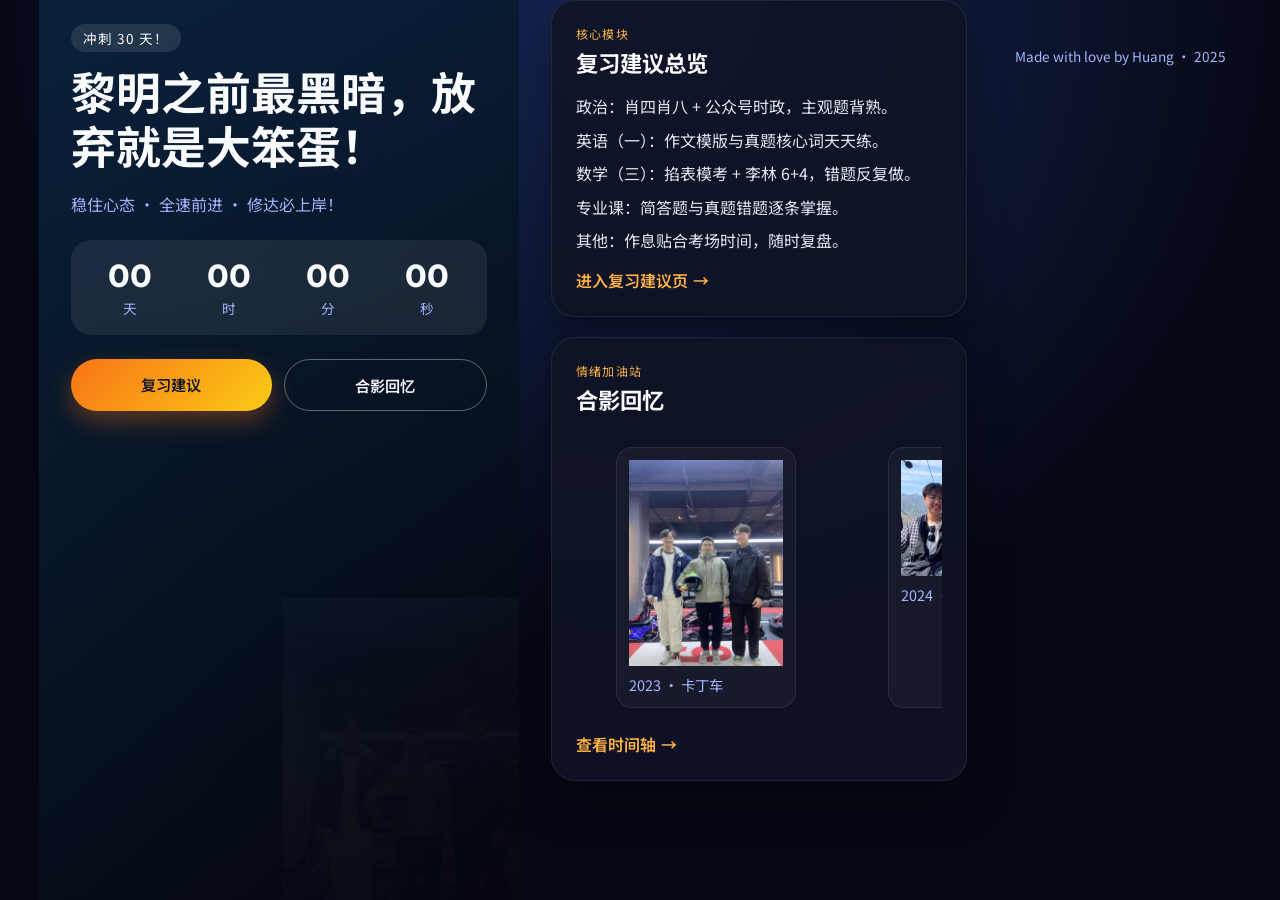
<file: index.html>
<!DOCTYPE html>
<html lang="zh-CN">
  <head>
    <meta charset="UTF-8" />
    <meta
      name="viewport"
      content="width=device-width, initial-scale=1.0, viewport-fit=cover"
    />
    <title>考研冲刺 · 移动端首页</title>
    <link rel="preconnect" href="https://fonts.googleapis.com" />
    <link rel="preconnect" href="https://fonts.gstatic.com" crossorigin />
    <link
      href="https://fonts.googleapis.com/css2?family=Montserrat:wght@500;700&family=Noto+Sans+SC:wght@400;500;600&display=swap"
      rel="stylesheet"
    />
    <link rel="stylesheet" href="styles/mobile-home.css" />
  </head>
  <body>
    <header class="hero">
      <div class="hero__overlay"></div>
      <div class="hero__content">
        <span class="hero__badge">冲刺 30 天！</span>
        <h1 class="hero__title">黎明之前最黑暗，放弃就是大笨蛋！</h1>
        <p class="hero__subtitle">稳住心态 · 全速前进 · 修达必上岸！</p>
        <div class="countdown" data-countdown>
          <div class="countdown__item">
            <strong data-days>00</strong>
            <span>天</span>
          </div>
          <div class="countdown__item">
            <strong data-hours>00</strong>
            <span>时</span>
          </div>
          <div class="countdown__item">
            <strong data-minutes>00</strong>
            <span>分</span>
          </div>
          <div class="countdown__item">
            <strong data-seconds>00</strong>
            <span>秒</span>
          </div>
        </div>
        <div class="cta-group">
          <a class="cta cta--primary" href="mobile-study.html">复习建议</a>
          <a class="cta cta--ghost" href="mobile-gallery.html">合影回忆</a>
        </div>
      </div>
      <img
        class="hero__helmet"
        src="2023年12月_卡丁车.jpg"
        alt="卡丁车头盔"
        loading="lazy"
      />
    </header>

    <main class="preview">
      <section class="card" id="study">
        <div class="card__header">
          <p class="card__eyebrow">核心模块</p>
          <h2>复习建议总览</h2>
        </div>
        <ul class="card__list">
          <li>政治：肖四肖八 + 公众号时政，主观题背熟。</li>
          <li>英语（一）：作文模版与真题核心词天天练。</li>
          <li>数学（三）：掐表模考 + 李林 6+4，错题反复做。</li>
          <li>专业课：简答题与真题错题逐条掌握。</li>
          <li>其他：作息贴合考场时间，随时复盘。</li>
        </ul>
        <a class="card__link" href="mobile-study.html"
          >进入复习建议页<span aria-hidden="true">→</span></a
        >
      </section>

      <section class="card" id="gallery">
        <div class="card__header">
          <p class="card__eyebrow">情绪加油站</p>
          <h2>合影回忆</h2>
        </div>
        <div class="gallery">
          <figure class="gallery__item">
            <img src="2023年12月_卡丁车.jpg" alt="卡丁车合影" loading="lazy" />
            <figcaption>2023 · 卡丁车</figcaption>
          </figure>
          <figure class="gallery__item">
            <img src="2024年4月_白云山.jpg" alt="白云山合影" loading="lazy" />
            <figcaption>2024 · 白云山</figcaption>
          </figure>
          <figure class="gallery__item">
            <img src="2025年6月_毕业.jpg" alt="毕业合影" loading="lazy" />
            <figcaption>2025 · 毕业</figcaption>
          </figure>
        </div>
        <a class="card__link" href="mobile-gallery.html"
          >查看时间轴<span aria-hidden="true">→</span></a
        >
      </section>
    </main>

    <footer class="footer">
      <p>Made with love by Huang · 2025</p>
    </footer>

    <script src="scripts/countdown.js" defer></script>
  </body>
</html>
</file>
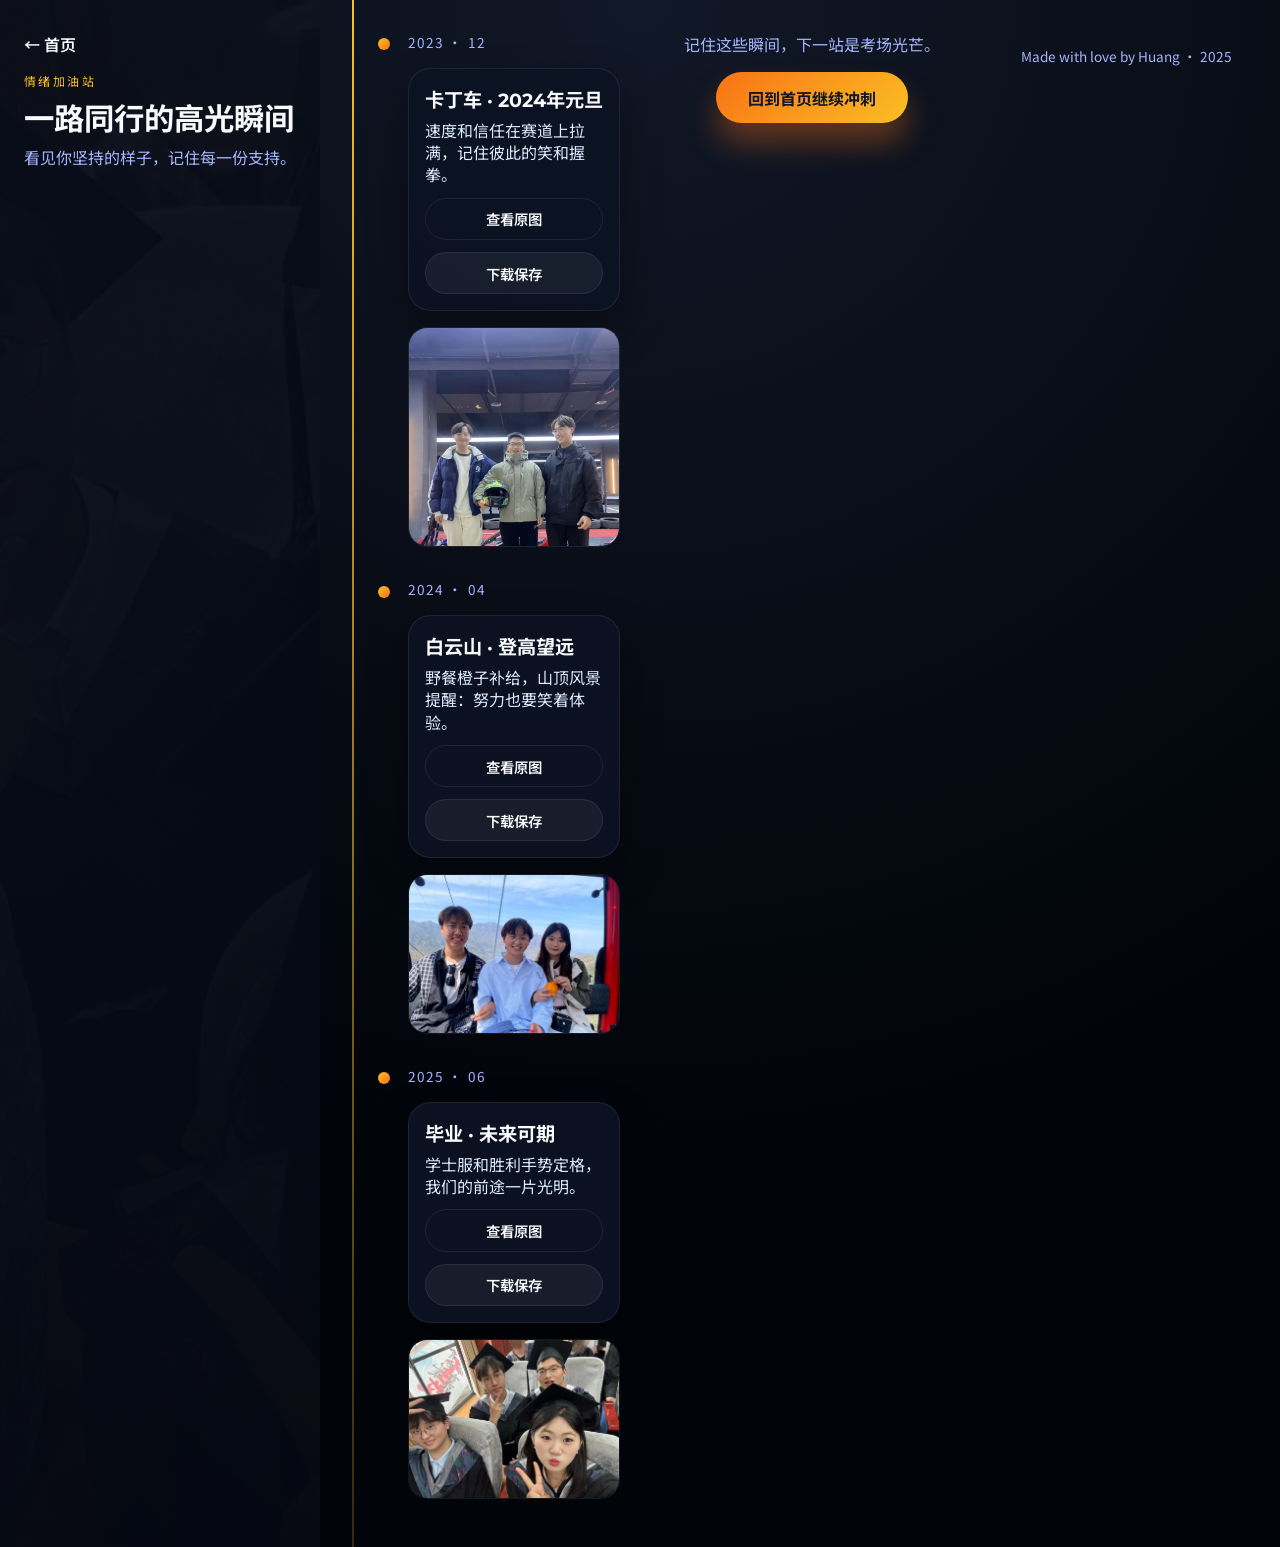
<file: mobile-gallery.html>
<!DOCTYPE html>
<html lang="zh-CN">
  <head>
    <meta charset="UTF-8" />
    <meta
      name="viewport"
      content="width=device-width, initial-scale=1.0, viewport-fit=cover"
    />
    <title>合影回忆 · 移动端</title>
    <link rel="preconnect" href="https://fonts.googleapis.com" />
    <link rel="preconnect" href="https://fonts.gstatic.com" crossorigin />
    <link
      href="https://fonts.googleapis.com/css2?family=Montserrat:wght@500;700&family=Noto+Sans+SC:wght@400;500;600&display=swap"
      rel="stylesheet"
    />
    <link rel="stylesheet" href="styles/mobile-gallery.css" />
  </head>
  <body>
    <header class="hero">
      <a class="hero__back" href="index.html">← 首页</a>
      <p class="hero__eyebrow">情绪加油站</p>
      <h1>一路同行的高光瞬间</h1>
      <p class="hero__subtitle">看见你坚持的样子，记住每一份支持。</p>
    </header>

    <main class="timeline">
      <section class="timeline__line" aria-hidden="true"></section>
      <div class="timeline__list">
        <article class="timeline-item">
          <div class="timeline-item__meta">2023 · 12</div>
          <div class="timeline-item__card">
            <h3>卡丁车 · 2024年元旦</h3>
            <p>速度和信任在赛道上拉满，记住彼此的笑和握拳。</p>
            <div class="timeline-item__actions">
              <a
                class="timeline-item__btn"
                href="2023年12月_卡丁车.jpg"
                target="_blank"
                rel="noopener"
                >查看原图</a
              >
              <a
                class="timeline-item__btn timeline-item__btn--ghost"
                href="2023年12月_卡丁车.jpg"
                download
                >下载保存</a
              >
            </div>
          </div>
          <div class="timeline-item__media">
            <img
              src="2023年12月_卡丁车.jpg"
              alt="2023年12月 卡丁车合影"
              loading="lazy"
            />
          </div>
        </article>

        <article class="timeline-item">
          <div class="timeline-item__meta">2024 · 04</div>
          <div class="timeline-item__card">
            <h3>白云山 · 登高望远</h3>
            <p>野餐橙子补给，山顶风景提醒：努力也要笑着体验。</p>
            <div class="timeline-item__actions">
              <a
                class="timeline-item__btn"
                href="2024年4月_白云山.jpg"
                target="_blank"
                rel="noopener"
                >查看原图</a
              >
              <a
                class="timeline-item__btn timeline-item__btn--ghost"
                href="2024年4月_白云山.jpg"
                download
                >下载保存</a
              >
            </div>
          </div>
          <div class="timeline-item__media">
            <img
              src="2024年4月_白云山.jpg"
              alt="2024年4月 白云山合影"
              loading="lazy"
            />
          </div>
        </article>

        <article class="timeline-item">
          <div class="timeline-item__meta">2025 · 06</div>
          <div class="timeline-item__card">
            <h3>毕业 · 未来可期</h3>
            <p>学士服和胜利手势定格，我们的前途一片光明。</p>
            <div class="timeline-item__actions">
              <a
                class="timeline-item__btn"
                href="2025年6月_毕业.jpg"
                target="_blank"
                rel="noopener"
                >查看原图</a
              >
              <a
                class="timeline-item__btn timeline-item__btn--ghost"
                href="2025年6月_毕业.jpg"
                download
                >下载保存</a
              >
            </div>
          </div>
          <div class="timeline-item__media">
            <img
              src="2025年6月_毕业.jpg"
              alt="2025年6月 毕业合影"
              loading="lazy"
            />
          </div>
        </article>
      </div>
    </main>

    <section class="cta-section">
      <p>记住这些瞬间，下一站是考场光芒。</p>
      <a class="cta" href="index.html">回到首页继续冲刺</a>
    </section>

    <footer class="footer">
      <p>Made with love by Huang · 2025</p>
    </footer>
  </body>
</html>
</file>
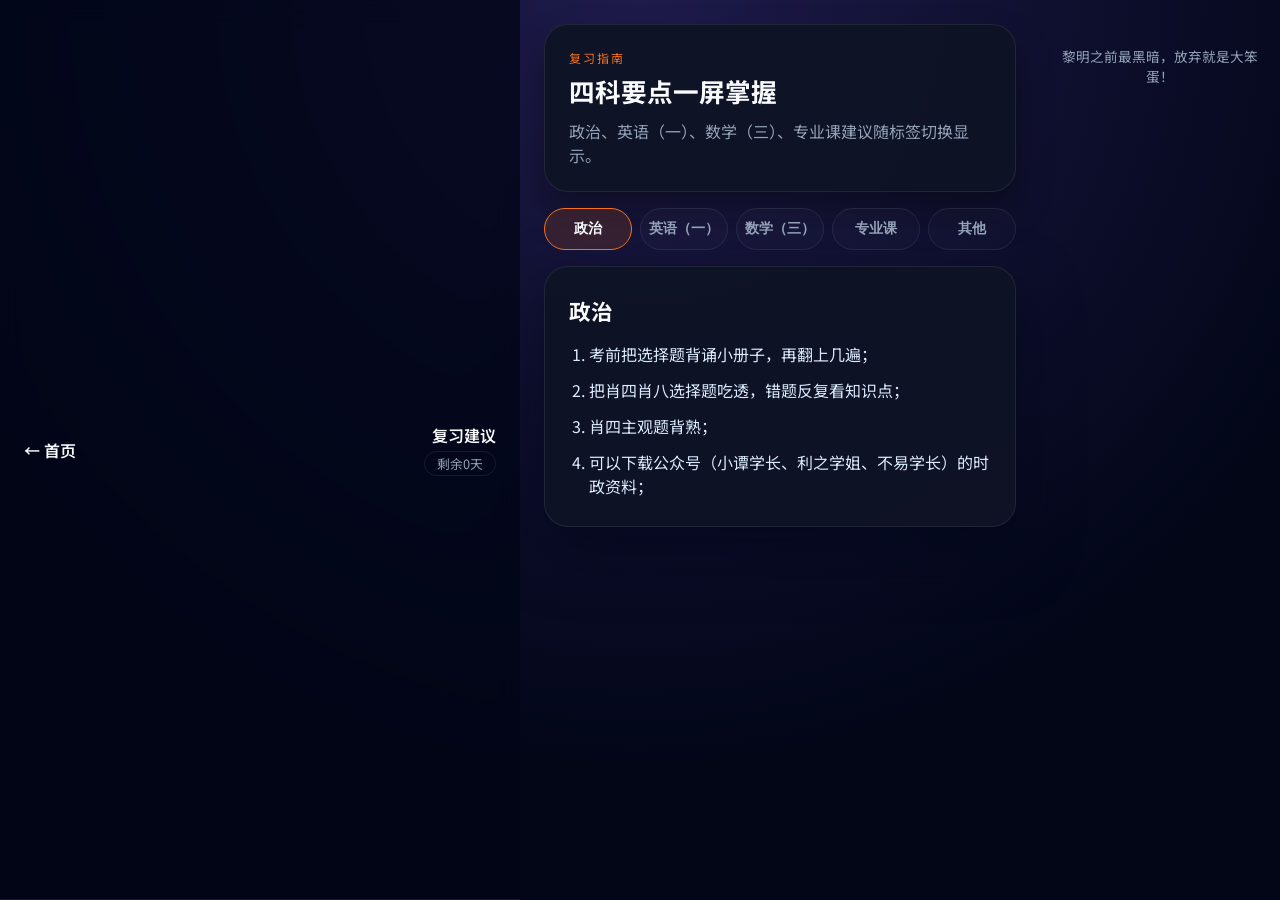
<file: mobile-study.html>
<!DOCTYPE html>
<html lang="zh-CN">
  <head>
    <meta charset="UTF-8" />
    <meta
      name="viewport"
      content="width=device-width, initial-scale=1.0, viewport-fit=cover"
    />
    <title>复习建议 · 移动端</title>
    <link rel="preconnect" href="https://fonts.googleapis.com" />
    <link rel="preconnect" href="https://fonts.gstatic.com" crossorigin />
    <link
      href="https://fonts.googleapis.com/css2?family=Montserrat:wght@500;700&family=Noto+Sans+SC:wght@400;500;600&display=swap"
      rel="stylesheet"
    />
    <link rel="stylesheet" href="styles/mobile-study.css" />
  </head>
  <body>
    <header class="topbar">
      <a class="topbar__back" href="index.html" aria-label="返回首页"
        >← 首页</a
      >
      <div class="topbar__title">
        <p>复习建议</p>
        <span class="badge">剩余 <span data-remaining>30</span> 天</span>
      </div>
    </header>

    <main class="page">
      <section class="intro-card">
        <p class="eyebrow">复习指南</p>
        <h1>四科要点一屏掌握</h1>
        <p class="intro-copy">
          政治、英语（一）、数学（三）、专业课建议随标签切换显示。
        </p>
      </section>

      <section class="tabs" role="tablist">
        <button class="tab is-active" data-tab="politics" role="tab">
          政治
        </button>
        <button class="tab" data-tab="english" role="tab">英语（一）</button>
        <button class="tab" data-tab="math" role="tab">数学（三）</button>
        <button class="tab" data-tab="major" role="tab">专业课</button>
        <button class="tab" data-tab="others" role="tab">其他</button>
      </section>

      <section class="tips-card" aria-live="polite">
        <article class="tips-panel is-visible" data-panel="politics">
          <h2 class="tips-card__title">政治</h2>
          <ol class="tips-card__list">
            <li>考前把选择题背诵小册子，再翻上几遍；</li>
            <li>把肖四肖八选择题吃透，错题反复看知识点；</li>
            <li>肖四主观题背熟；</li>
            <li>
              可以下载公众号（小谭学长、利之学姐、不易学长）的时政资料；
            </li>
          </ol>
        </article>

        <article class="tips-panel" data-panel="english">
          <h2 class="tips-card__title">英语（一）</h2>
          <ol class="tips-card__list">
            <li>
              背诵作文模版，大小作文必须保持练习，至少 2/3 天就要写一篇；
            </li>
            <li>保持手感，优先级是：写作 &gt; 阅读 &gt; 翻译 &gt; 新题型 &gt; 完形填空；</li>
            <li>单词背真题核心词，每天都要背，一直背到考前；</li>
            <li>模拟考试，把控时间，安排好每个题型的做题顺序；</li>
          </ol>
        </article>

        <article class="tips-panel" data-panel="math">
          <h2 class="tips-card__title">数学（三）</h2>
          <ol class="tips-card__list">
            <li>掐时间去模考，适应真题的风格；</li>
            <li>模拟卷可以补充李林 6+4；</li>
            <li>回顾错题，错题反复做；</li>
            <li>反复回顾知识点，一定要查漏补缺；</li>
          </ol>
        </article>

        <article class="tips-panel" data-panel="major">
          <h2 class="tips-card__title">专业课</h2>
          <ol class="tips-card__list">
            <li>熟练背诵简答题；</li>
            <li>核心考点一定要重点反复记忆；</li>
            <li>搞懂真题，抓住复习的重点，真题里的错题必须掌握；</li>
            <li>注重知识点回顾，把教材从头到尾快速翻一遍；</li>
          </ol>
        </article>

        <article class="tips-panel" data-panel="others">
          <h2 class="tips-card__title">其他</h2>
          <ol class="tips-card__list">
            <li>最后阶段，一定要从自己的实际需求出发复习；</li>
            <li>定期及时回顾知识点；</li>
            <li>考前一个月根据考试时间安排起床与学习节奏；</li>
            <li>黎明之前最黑暗，放弃就是大笨蛋！</li>
          </ol>
        </article>
      </section>
    </main>

    <footer class="footer">
      <p>黎明之前最黑暗，放弃就是大笨蛋！</p>
    </footer>

    <script src="scripts/study-tabs.js" defer></script>
  </body>
</html>
</file>
<file: styles/mobile-home.css>
:root {
  color-scheme: dark;
  font-size: 16px;
  --bg-dark: #0b1220;
  --bg-card: rgba(15, 19, 37, 0.9);
  --accent: #ffb347;
  --accent-strong: #f97316;
  --text-primary: #f8fafc;
  --text-muted: #a5b4fc;
  --border-soft: rgba(255, 255, 255, 0.08);
  --font-heading: "Montserrat", "Noto Sans SC", system-ui, sans-serif;
  --font-body: "Noto Sans SC", system-ui, sans-serif;
}

*,
*::before,
*::after {
  box-sizing: border-box;
}

body {
  margin: 0;
  min-height: 100vh;
  font-family: var(--font-body);
  background: radial-gradient(circle at top, #172554, #050814 60%);
  color: var(--text-primary);
}

img {
  max-width: 100%;
  display: block;
}

.hero {
  position: relative;
  padding: 1.5rem clamp(1.25rem, 5vw, 2rem) 0;
  min-height: 80vh;
  display: flex;
  flex-direction: column;
  justify-content: flex-start;
  overflow: hidden;
}

.hero__overlay {
  position: absolute;
  inset: 0;
  background: linear-gradient(140deg, rgba(10, 37, 64, 0.85), rgba(5, 5, 12, 0.95));
  z-index: 1;
}

.hero__content {
  position: relative;
  z-index: 2;
  max-width: 420px;
}

.hero__badge {
  display: inline-flex;
  padding: 0.25rem 0.75rem;
  border-radius: 999px;
  background: rgba(255, 255, 255, 0.1);
  font-size: 0.85rem;
  letter-spacing: 0.08em;
  text-transform: uppercase;
}

.hero__title {
  font-family: var(--font-heading);
  font-size: clamp(1.9rem, 6vw, 2.8rem);
  margin: 1rem 0 0.5rem;
  line-height: 1.2;
}

.hero__subtitle {
  color: var(--text-muted);
  margin-bottom: 1.5rem;
}

.countdown {
  display: grid;
  grid-template-columns: repeat(4, minmax(0, 1fr));
  gap: 0.75rem;
  padding: 1rem;
  border-radius: 1.25rem;
  background: rgba(255, 255, 255, 0.08);
  backdrop-filter: blur(12px);
}

.countdown__item {
  text-align: center;
}

.countdown__item strong {
  font-size: 2rem;
  font-family: var(--font-heading);
  display: block;
}

.countdown__item span {
  font-size: 0.85rem;
  color: var(--text-muted);
}

.cta-group {
  display: flex;
  gap: 0.75rem;
  margin-top: 1.5rem;
}

.cta {
  flex: 1;
  text-align: center;
  padding: 0.9rem 0;
  border-radius: 999px;
  text-decoration: none;
  font-weight: 600;
  font-size: 0.95rem;
  transition: transform 0.2s ease, box-shadow 0.2s ease;
}

.cta--primary {
  background: linear-gradient(135deg, var(--accent-strong), #facc15);
  color: #0f172a;
  box-shadow: 0 10px 25px rgba(249, 115, 22, 0.35);
}

.cta--ghost {
  border: 1px solid rgba(255, 255, 255, 0.35);
  color: var(--text-primary);
}

.cta:active {
  transform: translateY(1px);
}

.hero__helmet {
  position: absolute;
  right: -20%;
  bottom: -10%;
  width: 260px;
  opacity: 0.35;
  filter: drop-shadow(0 20px 35px rgba(0, 0, 0, 0.6));
  z-index: 0;
}

.preview {
  padding: 0 clamp(1rem, 5vw, 2rem) 3rem;
  display: flex;
  flex-direction: column;
  gap: 1.25rem;
}

.card {
  background: var(--bg-card);
  border: 1px solid var(--border-soft);
  border-radius: 1.5rem;
  padding: 1.5rem;
  box-shadow: 0 20px 40px rgba(0, 0, 0, 0.35);
}

.card__eyebrow {
  text-transform: uppercase;
  letter-spacing: 0.12em;
  font-size: 0.75rem;
  color: var(--accent);
  margin: 0 0 0.25rem;
}

.card__header h2 {
  margin: 0 0 1rem;
  font-size: 1.4rem;
}

.card__list {
  list-style: none;
  padding: 0;
  margin: 0 0 1rem;
  display: flex;
  flex-direction: column;
  gap: 0.6rem;
}

.card__list li {
  line-height: 1.5;
  color: #e2e8f0;
}

.card__link {
  display: inline-flex;
  align-items: center;
  gap: 0.35rem;
  text-decoration: none;
  color: var(--accent);
  font-weight: 600;
}

.gallery {
  display: flex;
  gap: 0.75rem;
  overflow-x: auto;
  padding-bottom: 0.5rem;
}

.gallery__item {
  min-width: 180px;
  background: rgba(255, 255, 255, 0.04);
  border-radius: 1rem;
  padding: 0.75rem;
  border: 1px solid var(--border-soft);
}

.gallery__item figcaption {
  font-size: 0.9rem;
  margin-top: 0.5rem;
  color: var(--text-muted);
}

.footer {
  text-align: center;
  padding: 2rem 1rem 2.5rem;
  color: var(--text-muted);
  font-size: 0.85rem;
}

@media (min-width: 768px) {
  body {
    display: flex;
    justify-content: center;
  }

  .hero,
  .preview {
    max-width: 480px;
  }

  .hero__helmet {
    right: -5%;
    bottom: -5%;
    opacity: 0.45;
  }
}
</file>
<file: styles/mobile-gallery.css>
:root {
  color-scheme: dark;
  font-size: 16px;
  --bg: #030712;
  --panel: rgba(12, 18, 34, 0.95);
  --accent: #fbbf24;
  --accent-strong: #f97316;
  --text: #f8fafc;
  --muted: #a5b4fc;
  --border: rgba(255, 255, 255, 0.08);
  --font-heading: "Montserrat", "Noto Sans SC", system-ui, sans-serif;
  --font-body: "Noto Sans SC", system-ui, sans-serif;
}

*,
*::before,
*::after {
  box-sizing: border-box;
}

body {
  margin: 0;
  min-height: 100vh;
  font-family: var(--font-body);
  background: radial-gradient(circle at top, #111827, #010409 70%);
  color: var(--text);
}

.hero {
  padding: 2rem clamp(1rem, 5vw, 1.5rem) 1.5rem;
  text-align: left;
  background: linear-gradient(135deg, rgba(17, 24, 39, 0.9), rgba(9, 9, 18, 0.95)),
    url("../2025年6月_毕业.jpg") center/cover;
  position: relative;
  overflow: hidden;
}

.hero::after {
  content: "";
  position: absolute;
  inset: 0;
  background: rgba(3, 7, 18, 0.6);
  z-index: 0;
}

.hero > * {
  position: relative;
  z-index: 1;
}

.hero__back {
  color: var(--text);
  text-decoration: none;
  font-weight: 600;
}

.hero__eyebrow {
  text-transform: uppercase;
  letter-spacing: 0.2em;
  font-size: 0.75rem;
  color: var(--accent);
  margin: 1rem 0 0.35rem;
}

.hero h1 {
  font-family: var(--font-heading);
  font-size: 1.9rem;
  margin: 0 0 0.4rem;
}

.hero__subtitle {
  margin: 0;
  color: var(--muted);
  max-width: 18rem;
}

.timeline {
  position: relative;
  padding: 2rem clamp(1rem, 6vw, 2rem) 3rem;
}

.timeline__line {
  position: absolute;
  left: clamp(1.25rem, 5vw, 2rem);
  top: 0;
  bottom: 0;
  width: 2px;
  background: linear-gradient(180deg, var(--accent), rgba(251, 191, 36, 0.2));
}

.timeline__list {
  display: flex;
  flex-direction: column;
  gap: 2rem;
  position: relative;
}

.timeline-item {
  display: grid;
  grid-template-columns: 1fr;
  gap: 1rem;
  margin-left: clamp(2.5rem, 8vw, 3.5rem);
}

.timeline-item::before {
  content: "";
  width: 12px;
  height: 12px;
  border-radius: 50%;
  background: linear-gradient(135deg, var(--accent), var(--accent-strong));
  position: absolute;
  left: calc(clamp(1.25rem, 5vw, 2rem) - 6px);
  margin-top: 0.4rem;
}

.timeline-item__meta {
  color: var(--muted);
  font-size: 0.85rem;
  letter-spacing: 0.08em;
  text-transform: uppercase;
}

.timeline-item__card {
  background: var(--panel);
  border: 1px solid var(--border);
  border-radius: 1.4rem;
  padding: 1rem;
  box-shadow: 0 20px 40px rgba(0, 0, 0, 0.4);
}

.timeline-item__card h3 {
  margin: 0 0 0.35rem;
  font-size: 1.2rem;
  font-family: var(--font-heading);
}

.timeline-item__card p {
  margin: 0 0 0.75rem;
  color: #dbeafe;
  line-height: 1.4;
}

.timeline-item__actions {
  display: flex;
  gap: 0.75rem;
  flex-wrap: wrap;
}

.timeline-item__btn {
  flex: 1;
  min-width: 140px;
  text-align: center;
  text-decoration: none;
  border-radius: 999px;
  padding: 0.6rem 0.5rem;
  font-weight: 600;
  border: 1px solid var(--border);
  color: var(--text);
  font-size: 0.9rem;
}

.timeline-item__btn--ghost {
  background: rgba(255, 255, 255, 0.05);
}

.timeline-item__media {
  border-radius: 1.2rem;
  overflow: hidden;
  border: 1px solid var(--border);
}

.timeline-item__media img {
  width: 100%;
  display: block;
}

.cta-section {
  text-align: center;
  padding: 2rem 1.5rem 1.5rem;
}

.cta-section p {
  margin: 0 0 1rem;
  color: var(--muted);
}

.cta {
  display: inline-flex;
  padding: 0.85rem 2rem;
  border-radius: 999px;
  background: linear-gradient(135deg, var(--accent-strong), var(--accent));
  color: #0f172a;
  text-decoration: none;
  font-weight: 700;
  box-shadow: 0 20px 30px rgba(249, 115, 22, 0.35);
}

.footer {
  text-align: center;
  padding: 2rem 1rem 2.5rem;
  color: var(--muted);
  font-size: 0.85rem;
}

@media (min-width: 768px) {
  body {
    display: flex;
    justify-content: center;
  }

  .hero,
  .timeline,
  .cta-section,
  .footer {
    max-width: 520px;
    width: 100%;
  }

  .timeline-item__media {
    max-height: 220px;
  }
}
</file>
<file: styles/mobile-study.css>
:root {
  font-size: 16px;
  color-scheme: dark;
  --bg: #050714;
  --panel: rgba(15, 19, 37, 0.95);
  --accent: #f97316;
  --accent-soft: rgba(249, 115, 22, 0.25);
  --text: #f8fafc;
  --muted: #94a3b8;
  --border: rgba(255, 255, 255, 0.08);
  --font-heading: "Montserrat", "Noto Sans SC", system-ui, sans-serif;
  --font-body: "Noto Sans SC", system-ui, sans-serif;
}

*,
*::before,
*::after {
  box-sizing: border-box;
}

body {
  margin: 0;
  min-height: 100vh;
  background: radial-gradient(circle at top, #1e1b4b, #020617 70%);
  font-family: var(--font-body);
  color: var(--text);
}

.topbar {
  position: sticky;
  top: 0;
  display: flex;
  align-items: center;
  justify-content: space-between;
  padding: 1rem clamp(1rem, 5vw, 1.5rem);
  backdrop-filter: blur(12px);
  background: rgba(2, 6, 23, 0.75);
  border-bottom: 1px solid var(--border);
  z-index: 10;
}

.topbar__back {
  color: var(--text);
  text-decoration: none;
  font-weight: 600;
}

.topbar__title {
  text-align: right;
}

.topbar__title p {
  margin: 0;
  font-size: 1rem;
  font-weight: 600;
}

.badge {
  display: inline-flex;
  align-items: center;
  margin-top: 0.25rem;
  padding: 0.1rem 0.75rem;
  border-radius: 999px;
  border: 1px solid var(--border);
  font-size: 0.8rem;
  color: var(--muted);
}

.page {
  padding: 1.5rem clamp(1rem, 5vw, 1.5rem) 3rem;
  display: flex;
  flex-direction: column;
  gap: 1rem;
}

.intro-card {
  background: var(--panel);
  border-radius: 1.5rem;
  border: 1px solid var(--border);
  padding: 1.5rem;
  box-shadow: 0 20px 35px rgba(0, 0, 0, 0.35);
}

.eyebrow {
  text-transform: uppercase;
  letter-spacing: 0.18em;
  font-size: 0.75rem;
  color: var(--accent);
  margin: 0 0 0.4rem;
}

.intro-card h1 {
  font-family: var(--font-heading);
  font-size: 1.6rem;
  margin: 0 0 0.6rem;
}

.intro-copy {
  margin: 0;
  color: var(--muted);
  line-height: 1.5;
}

.tabs {
  display: grid;
  grid-template-columns: repeat(3, minmax(0, 1fr));
  gap: 0.5rem;
}

.tab {
  border: 1px solid var(--border);
  background: rgba(255, 255, 255, 0.02);
  border-radius: 999px;
  padding: 0.65rem 0.5rem;
  color: var(--muted);
  font-weight: 600;
  font-size: 0.9rem;
  cursor: pointer;
  transition: background 0.2s ease, color 0.2s ease, border 0.2s ease;
}

.tab:nth-child(4),
.tab:nth-child(5) {
  grid-column: span 1;
}

.tab.is-active {
  background: rgba(249, 115, 22, 0.15);
  border-color: var(--accent);
  color: var(--text);
}

.tips-card {
  background: var(--panel);
  border-radius: 1.5rem;
  border: 1px solid var(--border);
  padding: 1.75rem 1.5rem;
  box-shadow: 0 25px 60px rgba(2, 6, 23, 0.55);
}

.tips-panel {
  display: none;
}

.tips-panel.is-visible {
  display: block;
}

.tips-card__title {
  margin: 0 0 1rem;
  font-size: 1.35rem;
  font-family: var(--font-heading);
}

.tips-card__list {
  margin: 0;
  padding-left: 1.25rem;
  color: #dbeafe;
  display: flex;
  flex-direction: column;
  gap: 0.75rem;
}

.tips-card__list li {
  line-height: 1.5;
}

.footer {
  text-align: center;
  padding: 2rem 1rem 2.5rem;
  color: var(--muted);
  font-size: 0.85rem;
}

@media (min-width: 768px) {
  body {
    display: flex;
    justify-content: center;
  }

  .topbar,
  .page {
    max-width: 520px;
    width: 100%;
  }

  .tabs {
    grid-template-columns: repeat(5, minmax(0, 1fr));
  }
}
</file>
